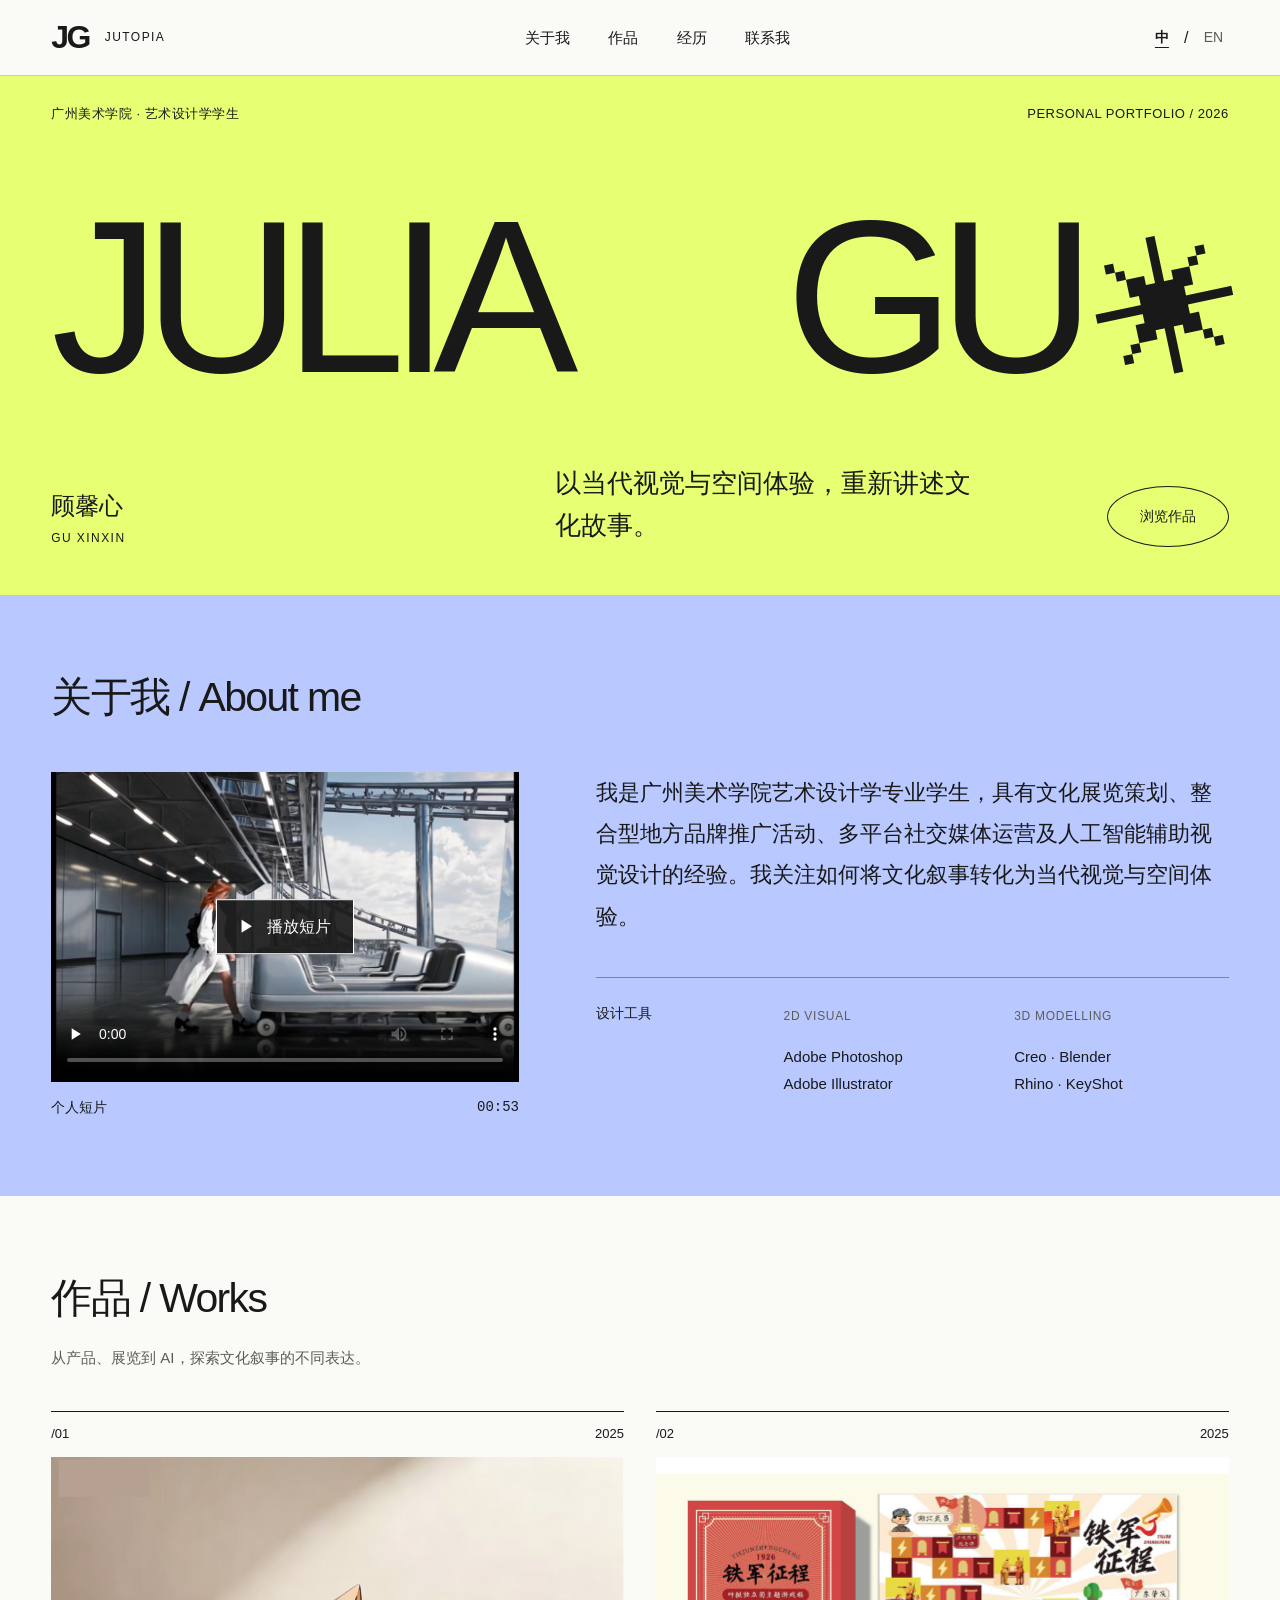
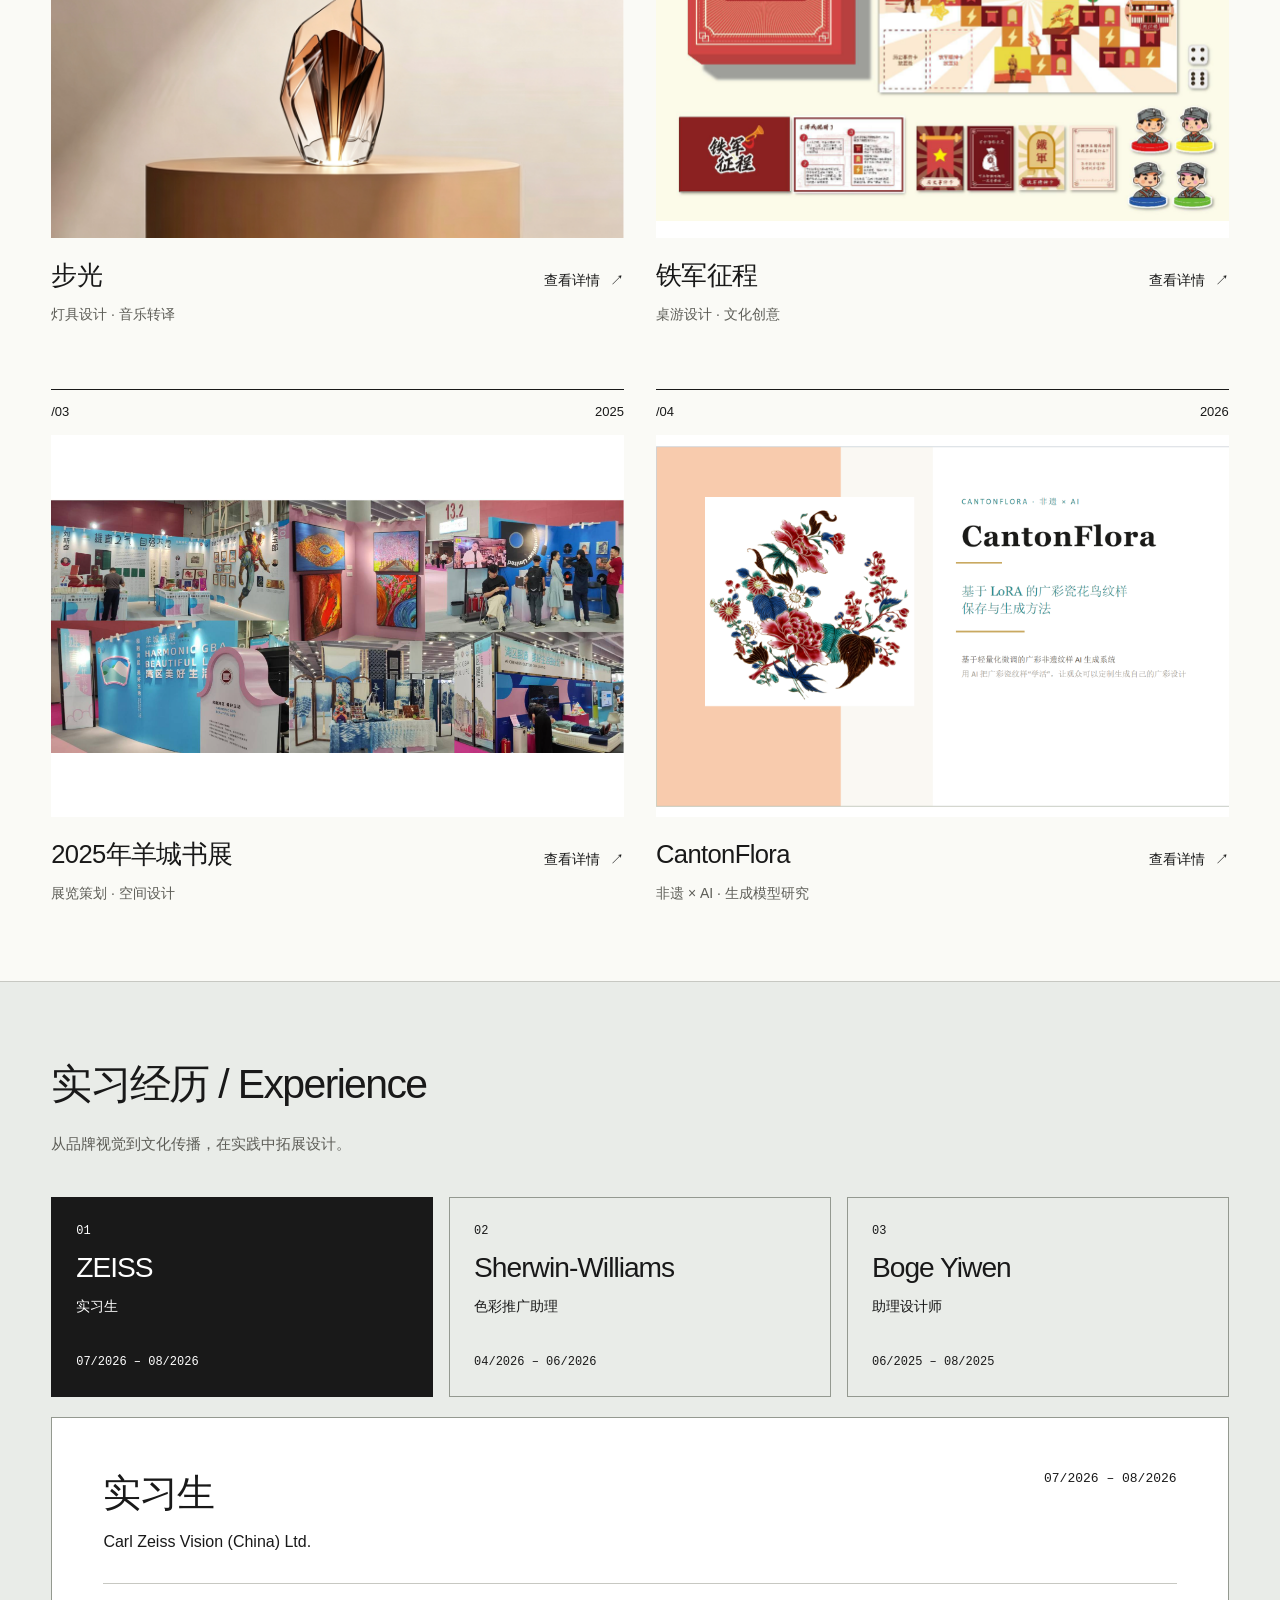
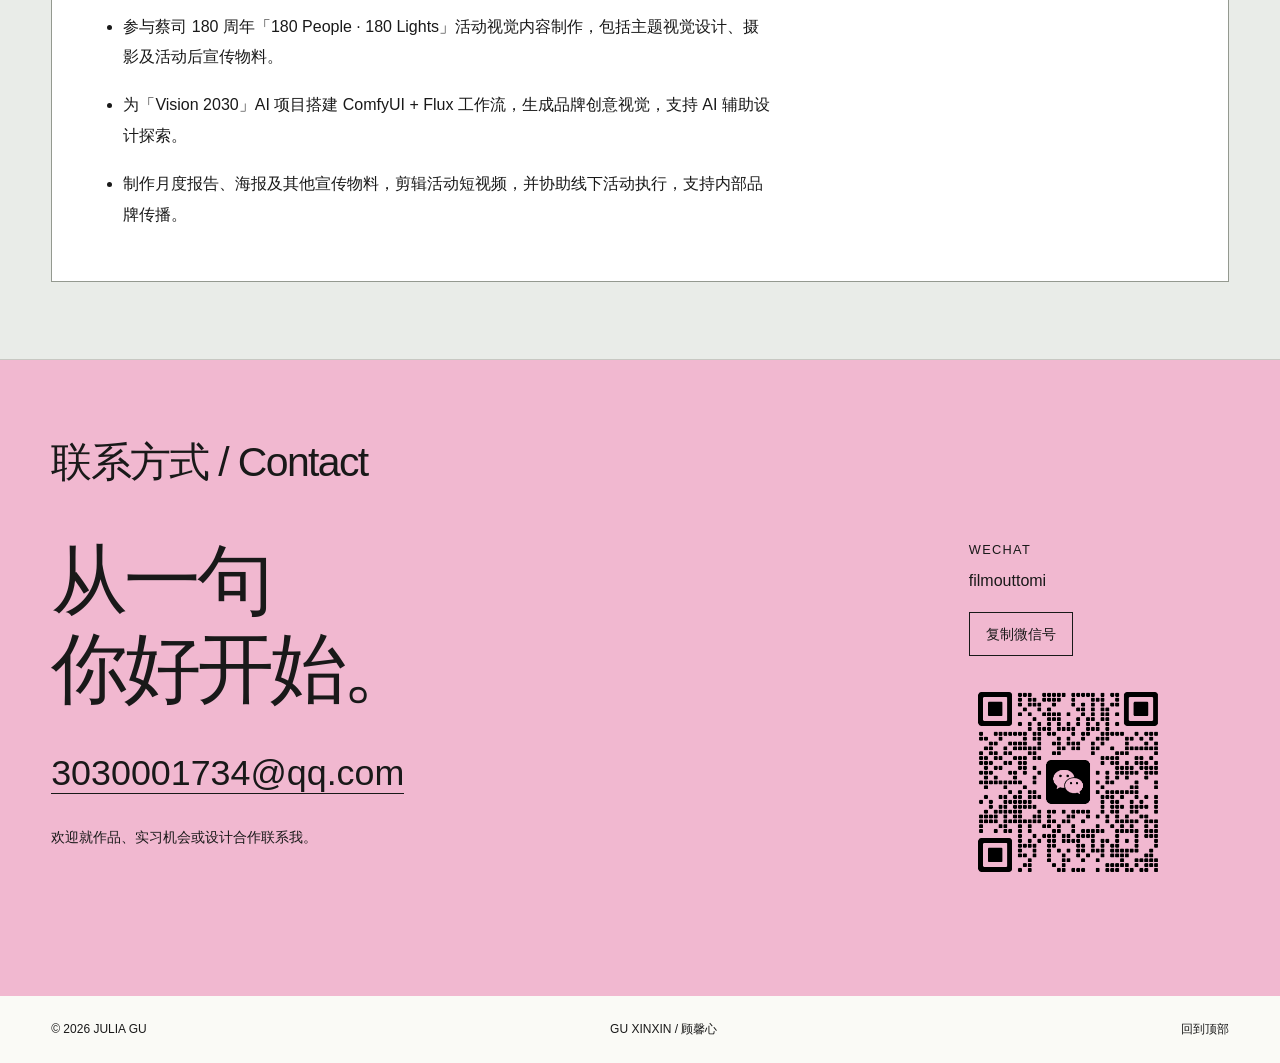
<file: index.html>
<!doctype html>
<html lang="zh-CN">
<head>
  <meta charset="UTF-8"><meta name="viewport" content="width=device-width, initial-scale=1">
  <meta name="description" content="顾馨心 Julia Gu，广州美术学院艺术设计学学生的个人作品集。文化叙事、视觉与空间体验。">
  <title>顾馨心 Julia Gu — Portfolio</title>
  <link rel="icon" type="image/svg+xml" href="data:image/svg+xml,%3Csvg xmlns='http://www.w3.org/2000/svg' viewBox='0 0 32 32'%3E%3Crect width='32' height='32' fill='%23e6ff73'/%3E%3Ctext x='5' y='24' font-family='Arial' font-size='23' font-weight='bold'%3EG%3C/text%3E%3C/svg%3E">
  <link rel="stylesheet" href="styles.css">
  <link rel="stylesheet" href="refinement.css">
  <script defer src="content.js"></script><script defer src="app.js"></script>
  <script defer src="assets/hero.js"></script>
</head>
<body>
  <a class="skip" href="#main" data-i18n="skip">跳到主要内容</a>
  <header class="header">
    <a class="brand" href="#home" aria-label="Julia Gu 首页">JG<span>JUTOPIA</span></a>
    <nav aria-label="主要导航"><a href="#about" data-i18n="navAbout">关于我</a><a href="#work" data-i18n="navWork">作品</a><a href="#experience" data-i18n="navExperience">经历</a><a href="#contact" data-i18n="navContact">联系我</a></nav>
    <div class="languages" aria-label="Language"><button type="button" data-lang="zh" aria-pressed="true">中</button><span>/</span><button type="button" data-lang="en" aria-pressed="false">EN</button></div>
  </header>
  <main id="main">
    <section class="hero" id="home" aria-labelledby="hero-title">
      <div class="hero-top"><span data-i18n="student">广州美术学院 · 艺术设计学学生</span><span>PERSONAL PORTFOLIO / 2026</span></div>
      <h1 id="hero-title">JULIA <span class="last-name">GU<span class="asterisk" aria-hidden="true">✳</span></span></h1>
      <div class="hero-bottom"><div class="identity">顾馨心<span>GU XINXIN</span></div><p data-i18n="heroText">以当代视觉与空间体验，重新讲述文化故事。</p><a class="pill" href="#work" data-i18n="explore">浏览作品</a></div>
    </section>
    <section class="about section" id="about" aria-labelledby="about-title">
      <div class="section-heading"><h2 id="about-title" data-i18n="aboutTitle">关于我 / About me</h2><span>(01)</span></div>
      <div class="about-layout">
        <figure class="about-film">
          <div class="about-player">
            <video id="about-video" controls playsinline preload="none" tabindex="0" aria-label="个人短片"></video>
            <button id="play-about-video" class="video-play" type="button" hidden><span aria-hidden="true">▶</span><span data-i18n="playFilm">播放短片</span></button>
          </div>
          <figcaption><span data-i18n="filmTitle">个人短片</span><span id="film-duration">00:53</span></figcaption>
          <p id="video-status" class="video-status" role="status"></p>
        </figure>
        <div class="about-copy"><p class="bio" id="bio"></p><div class="skills"><h3 data-i18n="skillsTitle">设计工具</h3><div><span>2D VISUAL</span><p>Adobe Photoshop<br>Adobe Illustrator</p></div><div><span>3D MODELLING</span><p>Creo · Blender<br>Rhino · KeyShot</p></div></div></div>
      </div>
    </section>
    <section id="work" class="work section" aria-labelledby="work-title">
      <div class="section-heading"><h2 id="work-title" data-i18n="workTitle">作品 / Works</h2><span>(02—05)</span></div>
      <p class="section-note" data-i18n="workNote">从产品、展览到 AI，探索文化叙事的不同表达。</p>
      <div class="project-grid" id="projects"></div>
    </section>
    <section class="experience section" id="experience" aria-labelledby="experience-title">
      <div class="section-heading"><h2 id="experience-title" data-i18n="experienceTitle">实习经历 / Experience</h2></div>
      <p class="section-note" data-i18n="experienceNote">从品牌视觉到文化传播，在实践中拓展设计。</p>
      <div id="experience-tabs" class="experience-tabs" role="tablist" aria-labelledby="experience-title"></div>
      <div id="experience-panel" class="experience-panel" role="tabpanel" tabindex="0"></div>
    </section>
    <section class="contact section" id="contact" aria-labelledby="contact-title">
      <div class="section-heading"><h2 id="contact-title" data-i18n="contactTitle">联系方式 / Contact</h2><span>(06)</span></div>
      <div class="contact-layout"><div><p class="contact-invite" data-i18n="invite">从一句<br>你好开始。</p><a class="email" id="email"></a><p class="contact-note" data-i18n="contactNote">欢迎就作品、实习机会或设计合作联系我。</p></div><div class="wechat"><span>WECHAT</span><p id="wechat-id"></p><button class="copy-button" type="button" id="copy" data-i18n="copy">复制微信号</button><div class="qr" id="qr"></div><p class="copy-status" role="status" aria-live="polite" id="copy-status"></p></div></div>
    </section>
  </main>
  <footer><span>© 2026 JULIA GU</span><span>GU XINXIN / 顾馨心</span><a href="#home" data-i18n="top">回到顶部</a></footer>
  <noscript><p class="noscript">请启用 JavaScript 查看作品资料和完整简介。联系邮箱：3030001734@qq.com，微信：filmouttomi。</p></noscript>
</body>
</html>
</file>
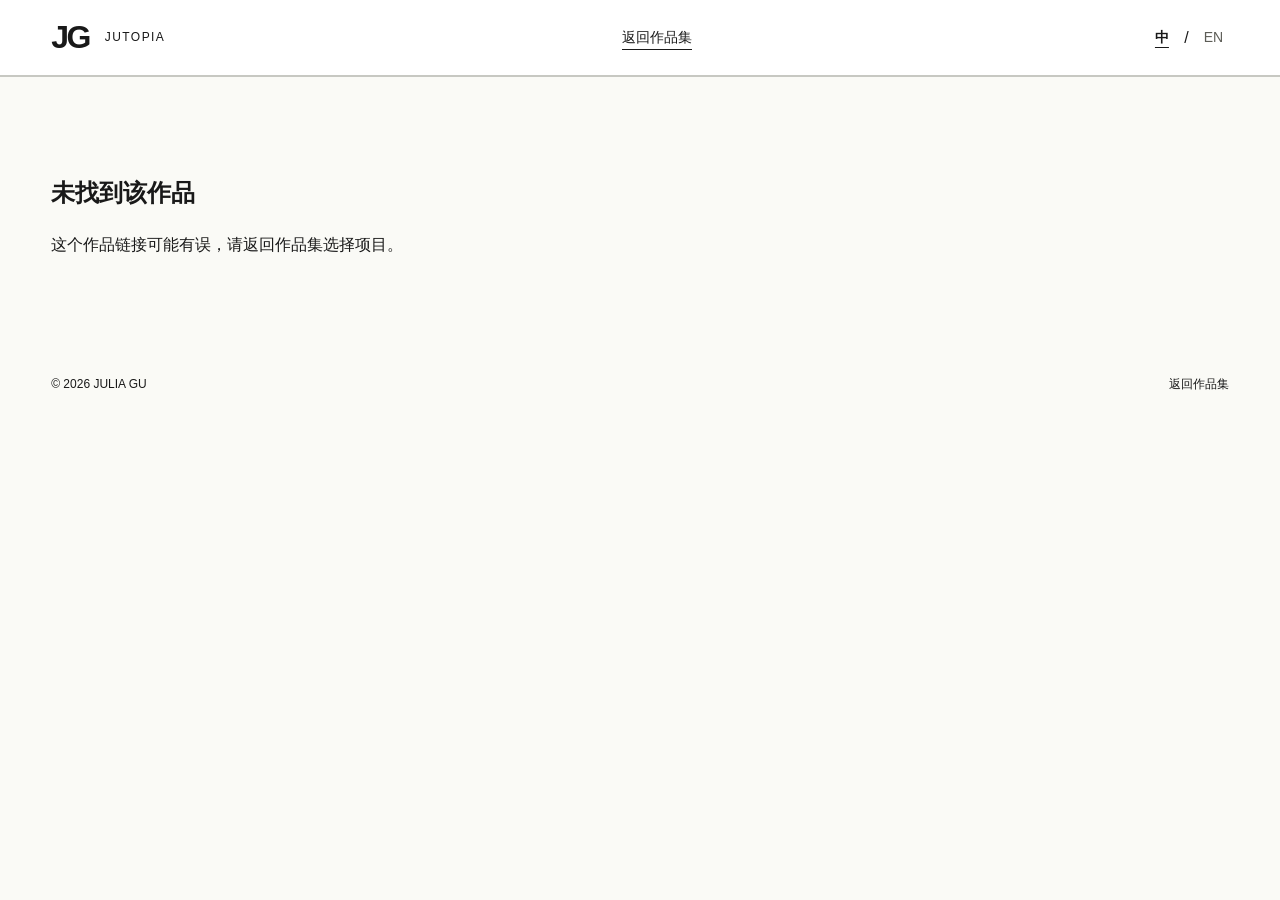
<file: project.html>
<!doctype html>
<html lang="zh-CN">
<head>
  <meta charset="UTF-8"><meta name="viewport" content="width=device-width, initial-scale=1">
  <meta name="description" content="顾馨心 Julia Gu 的作品详情。">
  <title>作品详情 — JUTOPIA</title>
  <link rel="icon" type="image/svg+xml" href="data:image/svg+xml,%3Csvg xmlns='http://www.w3.org/2000/svg' viewBox='0 0 32 32'%3E%3Crect width='32' height='32' fill='%23e6ff73'/%3E%3Ctext x='5' y='24' font-family='Arial' font-size='23' font-weight='bold'%3EG%3C/text%3E%3C/svg%3E">
  <link rel="stylesheet" href="styles.css"><link rel="stylesheet" href="refinement.css"><script defer src="content.js"></script><script defer src="project.js"></script>
</head>
<body>
  <a class="skip" href="#main" data-text="skip">跳到主要内容</a>
  <header class="header">
    <a class="brand" id="home-link" href="index.html">JG<span>JUTOPIA</span></a>
    <a id="back-link" href="index.html#work" class="project-back" data-text="back">返回作品集</a>
    <div class="languages" aria-label="Language"><button type="button" data-lang="zh" aria-pressed="true">中</button><span>/</span><button type="button" data-lang="en" aria-pressed="false">EN</button></div>
  </header>
  <main id="main" class="project-page">
    <div id="project-content"></div>
  </main>
  <footer><span>© 2026 JULIA GU</span><a id="footer-back" href="index.html#work" data-text="back">返回作品集</a></footer>
  <noscript><p class="noscript">请启用 JavaScript 查看项目详情。<a href="index.html#work">返回作品集</a></p></noscript>
</body>
</html>
</file>
<file: styles.css>
:root{--paper:#f4f3ef;--ink:#191919;--muted:#5d5d57;--line:#cecec6;--accent:#e6ff73}*{box-sizing:border-box}html{scroll-behavior:smooth;scroll-padding-top:6rem}body{margin:0;background:var(--paper);color:var(--ink);font-family:Arial,"Helvetica Neue","Microsoft YaHei",sans-serif;font-size:16px;line-height:1.6}a{color:inherit;text-decoration:none}button{font:inherit;color:inherit;cursor:pointer}button,a{-webkit-tap-highlight-color:transparent}button:focus-visible,a:focus-visible{outline:3px solid #3655d7;outline-offset:5px}button{border-radius:0}::selection{background:var(--accent)}.skip{position:fixed;top:-6rem;left:1rem;background:var(--ink);color:white;padding:1rem;z-index:100}.skip:focus{top:1rem}.header{display:flex;align-items:center;justify-content:space-between;gap:2rem;margin:0 3.5%;padding:1.3rem 0;border-bottom:1px solid var(--line)}.brand{display:flex;align-items:center;gap:1rem;font-size:2rem;font-weight:800;letter-spacing:-.08em}.brand span{font-size:.75rem;letter-spacing:.06em;font-weight:500}.header nav{display:flex;gap:2rem}.header nav a{font-size:.9rem}.header nav a:hover,footer a:hover{text-decoration:underline;text-underline-offset:5px}.languages{display:flex;gap:.6rem;align-items:center}.languages button{border:0;background:none;padding:.35rem;font-size:.875rem;color:var(--muted)}.languages button[aria-pressed=true]{font-weight:bold;color:var(--ink);text-decoration:underline;text-underline-offset:5px}.hero{margin:0 3.5%;padding:2rem 0 3.5rem}.hero-top{display:flex;justify-content:space-between;gap:1rem;font-size:.8rem;letter-spacing:.04em}.hero h1{font-size:clamp(5rem,17vw,18rem);line-height:1.05;font-weight:500;letter-spacing:-.075em;margin:3.6rem 0 2.7rem;display:flex;justify-content:space-between;align-items:center;gap:1rem}.last-name{white-space:nowrap}.asterisk{display:inline-block;color:var(--ink);font-size:.68em;vertical-align:middle;margin-left:.12em;transform:rotate(-12deg)}.hero-bottom{display:grid;grid-template-columns:1fr 1.1fr auto;align-items:end;gap:3rem}.identity{font-size:1.5rem;line-height:1.3}.identity span{display:block;font-size:.75rem;letter-spacing:.12em;margin-top:.6rem}.hero-bottom p{max-width:27rem;margin:0;font-size:1.35rem;line-height:1.65}.pill{border:1px solid var(--ink);border-radius:50%;padding:1.15rem 2rem;font-size:.9rem;text-align:center;white-space:nowrap;transition:background .2s}.pill:hover{background:var(--accent)}.section{padding:3rem 3.5% 4.5rem;border-top:1px solid var(--line)}.section-heading{display:flex;justify-content:space-between;align-items:baseline;gap:1rem}.section-heading h2{font-size:1.4rem;font-weight:500;letter-spacing:-.025em;margin:0}.section-heading>span{font-size:.8rem}.section-note{color:var(--muted);font-size:.875rem;margin:1rem 0 2rem}.project-grid{display:grid;grid-template-columns:1fr 1fr;gap:3rem 1.5rem}.project-card{min-width:0}.project-cover{width:100%;aspect-ratio:1.45;display:flex;flex-direction:column;align-items:stretch;justify-content:space-between;padding:1.5rem;border:0;text-align:left;overflow:hidden;transition:filter .2s;position:relative}.project-cover:hover{filter:brightness(.96)}.project-cover .cover-number{font-size:clamp(4rem,10vw,9rem);letter-spacing:-.08em;line-height:1;font-weight:500}.project-cover .cover-label{font-size:.8rem;letter-spacing:.08em;display:flex;justify-content:space-between;gap:1rem}.project-cover .placeholder{font-size:.875rem;border-top:1px solid currentColor;padding-top:.8rem}.lime{background:#e6ff73}.silver{background:#d8d9d4}.blue{background:#bbc8f0}.pink{background:#edc8d1}.project-cover img{position:absolute;inset:0;width:100%;height:100%;object-fit:cover}.project-caption{display:flex;justify-content:space-between;align-items:start;gap:1rem;margin-top:.9rem}.project-caption h3{font-size:1.05rem;font-weight:500;margin:0}.project-caption p{margin:.3rem 0 0;color:var(--muted);font-size:.8rem}.details-button{background:none;border:0;border-bottom:1px solid var(--ink);font-size:.875rem;white-space:nowrap;padding:.1rem 0}.about-layout{display:grid;grid-template-columns:1fr 1fr;gap:4rem;margin-top:3rem}.about-mark{font-size:clamp(4rem,10vw,9rem);font-weight:500;letter-spacing:-.07em;line-height:1.05}.about-mark span{font-size:.53em}.bio{font-size:1.3rem;line-height:1.8;margin:0;max-width:40rem}.skills{border-top:1px solid var(--line);margin-top:2.5rem;padding-top:1.5rem;display:grid;grid-template-columns:.8fr 1fr 1fr;gap:1rem}.skills h3{font-size:.9rem;font-weight:500;margin:0}.skills span{font-size:.75rem;letter-spacing:.06em;color:var(--muted)}.skills p{font-size:.9rem;line-height:1.8}.contact{background:var(--accent)}.contact-layout{display:grid;grid-template-columns:2fr 1fr;gap:4rem;margin-top:2.5rem}.contact-invite{font-size:clamp(3rem,6vw,6rem);line-height:1.25;letter-spacing:-.055em;margin:0 0 2rem}.email{font-size:clamp(1.1rem,2.8vw,2.5rem);border-bottom:1px solid var(--ink);overflow-wrap:anywhere}.contact-note{font-size:.9rem;margin:1.5rem 0 0}.wechat>span{font-size:.8rem;letter-spacing:.1em}.wechat>p{margin:.4rem 0}.copy-button{background:none;border:1px solid var(--ink);padding:.5rem 1rem;font-size:.875rem;margin:.75rem 0 1.5rem}.copy-button:hover{background:var(--ink);color:var(--accent)}.qr{width:160px;min-height:160px;border:1px dashed #555d2a;display:grid;place-content:center;padding:1rem;text-align:center;font-size:.875rem}.qr img{width:100%;height:auto;display:block}.copy-status{font-size:.875rem;min-height:1.5em}footer{display:flex;justify-content:space-between;gap:1rem;padding:1.5rem 3.5%;font-size:.75rem}dialog{border:1px solid var(--ink);background:var(--paper);color:var(--ink);padding:2rem;width:min(92vw,640px);max-height:85vh;overflow:auto}dialog::backdrop{background:#0009}.dialog-top{display:flex;justify-content:space-between;gap:1rem;font-size:.875rem}.dialog-top button{background:none;border:1px solid var(--ink);padding:.3rem .8rem}dialog h2{font-size:1.8rem;line-height:1.4;font-weight:500}dialog h3{font-size:1rem;font-weight:500;margin-top:2rem}dialog ul{padding-left:1.3rem}dialog li{margin:.6rem 0}#dialog-link a{text-decoration:underline}.noscript{padding:2rem}
@media(min-width:1600px){body{max-width:1800px;margin:auto}.hero h1{font-size:18rem}}@media(max-width:850px){.header{gap:1rem}.brand span{display:none}.hero h1{font-size:17vw;margin:3rem 0}.hero-bottom{gap:1.5rem;grid-template-columns:.8fr 1.4fr}.hero-bottom .pill{grid-column:2;justify-self:start}.hero-bottom p{font-size:1.1rem}.about-layout{gap:2rem}.skills{grid-template-columns:1fr 1fr}.skills h3{grid-column:1/-1}.bio{font-size:1.1rem}.contact-layout{grid-template-columns:1.7fr 1fr;gap:2rem}.project-cover{padding:1rem}}
@media(max-width:560px){html{scroll-padding-top:1rem}.header{margin:0 5%;padding:1rem 0;gap:.8rem}.header nav{gap:1rem}.header nav a{font-size:.875rem}.brand{font-size:1.7rem}.languages{gap:.15rem}.hero{margin:0 5%;padding-top:1.5rem}.hero-top{flex-direction:column;font-size:.75rem;gap:.4rem}.hero h1{font-size:20vw;display:block;margin:2.5rem 0;line-height:.97}.last-name{display:block;text-align:right}.hero-bottom{grid-template-columns:1fr;gap:1.5rem}.hero-bottom .pill{grid-column:auto;justify-self:start}.hero-bottom p{max-width:22rem;font-size:1.15rem}.section{padding:2rem 5% 3rem}.section-heading h2{font-size:1.2rem}.project-grid{grid-template-columns:1fr;gap:2rem}.project-cover .cover-number{font-size:6rem}.about-layout{grid-template-columns:1fr;margin-top:2rem}.about-mark{font-size:5rem}.bio{font-size:1.1rem}.contact-layout{grid-template-columns:1fr;gap:2.5rem}.contact-invite{font-size:3.5rem}.email{font-size:1.3rem}footer{padding:1.5rem 5%;flex-wrap:wrap;line-height:1.8}footer span:nth-child(2){display:none}dialog{padding:1.3rem}.project-caption h3{font-size:1rem}}
:root{--paper:#fafaf6;--line:#c7c8c2}.hero{background:var(--accent);margin:0;padding:2rem 3.5% 3.5rem}.hero-top,.hero-bottom{border-color:var(--ink)}.about{background:#b9c9ff}.contact{background:#f1b8d0}.work .section-heading h2{font-size:clamp(1.4rem,3vw,2.8rem)}.project-cover{aspect-ratio:1.3}.qr{border-color:var(--ink)}.contact-invite{white-space:pre-line}.qr{white-space:pre-line}.copy-button:hover{color:#f1b8d0}
@media(max-width:560px){.hero{margin:0;padding:1.5rem 5% 3rem}}
@media(prefers-reduced-motion:reduce){html{scroll-behavior:auto}*{transition:none!important}}
.project-cover:has(img){background:#fff}
.qr:has(img){width:200px;max-width:100%;border:0;padding:0;background:transparent}.qr img{mix-blend-mode:multiply}
.decrypt-letter{display:inline-block;position:relative}.decrypt-measure{visibility:hidden}.decrypt-letter>span:last-child{position:absolute;inset:0;text-align:center}.decrypt-encrypted{opacity:.7;overflow:hidden}
.project-back{font-size:.9rem;border-bottom:1px solid var(--ink)}.project-intro{padding:3rem 3.5% 4rem;background:#fff}body:has(.project-page)>.header{background:#fff;margin:0;padding:1.3rem 3.5%}.project-eyebrow{font-size:.875rem;letter-spacing:.06em}.project-intro h1{font-size:clamp(2.5rem,6vw,6rem);line-height:1.2;letter-spacing:-.04em;font-weight:500;max-width:70rem;overflow-wrap:anywhere;margin:2rem 0 0}.project-overview{display:grid;grid-template-columns:2fr 1fr;gap:4rem}.project-page h2{font-size:1.4rem;font-weight:500;margin:0 0 1.5rem}.project-summary{font-size:1.25rem;line-height:1.8;max-width:45rem;white-space:pre-line}.project-metadata{margin:0}.project-metadata div{border-bottom:1px solid var(--line);padding:1rem 0}.project-metadata dt{font-size:.875rem;color:var(--muted)}.project-metadata dd{margin:.3rem 0 0;font-size:1rem}.detail-cover{margin:0 3.5% 3rem;min-height:18rem;display:flex;flex-direction:column;justify-content:space-between;padding:2rem}.detail-cover span{font-size:.875rem}.detail-cover p{font-size:clamp(1.5rem,4vw,3rem)}.detail-cover:has(img){padding:0;min-height:0;background:none}.detail-cover img{display:block;width:100%;height:auto}.process-block{display:grid;grid-template-columns:1fr 2fr;gap:3rem;padding:1.5rem 0}.process-block p{margin:0;white-space:pre-line;line-height:1.8}.project-gallery figure{margin:2rem 0}.project-gallery img{display:block;width:100%;height:auto}.project-gallery figcaption{margin:.7rem 0;font-size:.875rem;color:var(--muted)}.image-error{padding:2rem;border:1px dashed var(--line)}
@media(max-width:650px){.project-intro{padding:2rem 5% 3rem}.project-overview,.process-block{grid-template-columns:1fr;gap:1.5rem}.project-summary{font-size:1.1rem}.detail-cover{margin:0 5% 2rem;min-height:14rem;padding:1.5rem}.project-back{font-size:.875rem}.project-page .section{padding-bottom:2rem}.project-intro h1{font-size:2.5rem}}
</file>
<file: refinement.css>
/* Exhibition portfolio: existing brand, clearer typography and reading rhythm. */
.about-film { margin: 0; min-width: 0; align-self: start; }
.about-player { position: relative; background: #191919; }
.about-player video { display: block; width: 100%; height: auto; aspect-ratio: 163 / 108; object-fit: contain; }
.video-play { position: absolute; top: 50%; left: 50%; transform: translate(-50%,-50%); display: inline-flex; align-items: center; gap: 12px; min-height: 48px; padding: 14px 22px; border: 1px solid #fff; color: #fff; background: #191919e8; white-space: nowrap; }
.video-play[hidden] { display: none; }
.video-play:hover { background: #fff; color: #191919; }
.about-film figcaption { display: flex; justify-content: space-between; gap: 16px; margin-top: 14px; font-size: 14px; }
#film-duration { font-family: Consolas,monospace; }
.video-status { font-size: 14px; margin: 12px 0 0; }
.video-status:empty { display: none; }
.experience { background: #e9ece8; }
.experience-tabs { display: grid; grid-template-columns: repeat(3,minmax(0,1fr)); gap: 16px; }
.experience-tab { display: flex; flex-direction: column; align-items: flex-start; gap: 10px; min-height: 200px; padding: 24px; border: 1px solid #949990; background: transparent; text-align: left; transition: background .2s,color .2s,transform .2s; }
.experience-tab[aria-selected=true] { background: #191919; color: #fff; border-color: #191919; }
.experience-tab:hover { transform: translateY(-3px); }
.experience-tab strong { font-size: clamp(20px,2.2vw,32px); font-weight: 500; line-height: 1.2; overflow-wrap: anywhere; letter-spacing: -.035em; }
.experience-tab-number,.experience-tab-date { font-family: Consolas,monospace; font-size: 12px; }
.experience-tab-role { font-size: 14px; }
.experience-tab-date { margin-top: auto; }
.experience-panel { padding: clamp(24px,4vw,56px); margin-top: 20px; background: #fff; border: 1px solid #949990; }
.experience-heading { display: flex; justify-content: space-between; gap: 24px; align-items: start; padding-bottom: 28px; border-bottom: 1px solid var(--line); }
.experience-heading h3 { font-size: clamp(24px,3vw,40px); line-height: 1.25; font-weight: 500; letter-spacing: -.03em; margin: 0 0 12px; }
.experience-company { font-size: 16px; margin: 0; }
.experience-department { font-size: 14px; color: var(--muted); margin: 8px 0 0; }
.experience-date { font-family: Consolas,monospace; white-space: nowrap; font-size: 13px; }
.experience-bullets { padding-left: 20px; margin: 28px 0 0; max-width: 75ch; font-size: 16px; line-height: 1.9; }
.experience-bullets li + li { margin-top: 18px; }
.experience-panel:focus-visible { outline: 3px solid #191919; outline-offset: 5px; }
@media(max-width:650px) {
  .experience-tabs { gap: 8px; }
  .experience-tab { padding: 14px 10px; min-height: 175px; gap: 8px; }
  .experience-tab strong { font-size: 17px; }
  .experience-tab-role { font-size: 12px; }
  .experience-tab-date { font-size: 10px; line-height: 1.5; }
  .experience-heading { flex-direction: column; gap: 16px; }
  .experience-bullets { font-size: 15px; }
}
@media(prefers-reduced-motion:reduce) { .experience-tab:hover { transform: none; } }
:root { --gutter: clamp(20px, 4vw, 72px); --section-space: clamp(48px, 6vw, 96px); }
body { font-family: "Helvetica Neue", Arial, "Microsoft YaHei", sans-serif; }
.header { margin: 0; padding: 12px var(--gutter); min-height: 76px; background: var(--paper); }
.header nav { gap: clamp(16px, 3vw, 44px); }
.header nav a, .languages button { min-height: 44px; display: inline-flex; align-items: center; }
.header nav a { font-size: 15px; }
.brand span { font-size: 12px; letter-spacing: .12em; }
.hero { padding: 28px var(--gutter) 48px; }
.hero h1 { margin: clamp(32px, 4.5vw, 72px) 0 clamp(32px, 4vw, 64px); font-weight: 500; }
.hero-top { font-size: 13px; }
.hero-bottom { gap: 32px; }
.hero-bottom p { font-size: clamp(18px, 2vw, 28px); line-height: 1.65; }
.pill { padding: 18px 32px; transition: background .2s, color .2s, transform .2s; }
.pill:hover { background: var(--ink); color: var(--accent); transform: translateY(-2px); }
.section { padding: var(--section-space) var(--gutter); }
.section-heading h2, .work .section-heading h2 { font-size: clamp(28px, 3.2vw, 48px); letter-spacing: -.04em; line-height: 1.25; }
.section-heading > span { display: none; }
.section-note { margin: 20px 0 40px; font-size: 15px; line-height: 1.8; }
.about-layout { grid-template-columns: .85fr 1.15fr; gap: clamp(32px, 6vw, 96px); margin-top: 48px; }
.about-mark { font-size: clamp(72px, 11vw, 160px); line-height: .95; }
.bio { font-size: clamp(18px, 1.7vw, 24px); line-height: 1.9; }
.skills { border-color: #7482ad; margin-top: 40px; padding-top: 24px; }
.skills p { margin-bottom: 0; font-size: 15px; }
.project-grid { gap: clamp(40px, 5vw, 72px) 32px; }
.project-index { display: flex; justify-content: space-between; padding: 12px 0; border-top: 1px solid var(--ink); font-size: 13px; font-variant-numeric: tabular-nums; }
.project-cover { aspect-ratio: 1.5; background: #fff; }
.project-cover img { transition: transform .5s cubic-bezier(.2,.7,.2,1); }
.project-cover:hover { filter: none; }
.project-cover:hover img { transform: scale(1.025); }
.project-caption { margin-top: 20px; gap: 16px; }
.project-caption h3 { font-size: clamp(21px, 2vw, 28px); line-height: 1.35; letter-spacing: -.025em; }
.project-caption p { font-size: 14px; margin-top: 10px; }
.project-title:hover { text-decoration: underline; text-underline-offset: 6px; }
.details-button { min-height: 44px; display: inline-flex; align-items: center; border: 0; font-size: 14px; }
.details-button::after { content: '↗'; margin-left: 10px; transition: transform .2s; }
.details-button:hover::after { transform: translate(3px,-3px); }
.contact-layout { margin-top: 48px; grid-template-columns: 1.8fr 1fr; }
.contact-invite { font-size: clamp(48px, 6vw, 88px); line-height: 1.15; }
.wechat { justify-self: end; width: min(100%, 260px); }
.copy-button { min-height: 44px; }
.qr:has(img) { width: 200px; }
footer { padding: 24px var(--gutter); }
body:has(.project-page) > .header { padding: 12px var(--gutter); }
.project-intro { padding: 40px var(--gutter) 64px; }
.project-intro h1 { font-size: clamp(42px, 7vw, 104px); line-height: 1.12; }
.project-overview { grid-template-columns: minmax(0, 2fr) minmax(220px, 1fr); gap: clamp(32px, 8vw, 128px); }
.project-summary { font-size: clamp(17px, 1.5vw, 21px); line-height: 2; margin-bottom: 0; max-width: 42em; }
.project-metadata div { padding: 20px 0; }
.project-metadata div:first-child { padding-top: 0; }
.detail-cover { margin: 0 var(--gutter) 48px; }
.process-block { grid-template-columns: 1fr 2fr; gap: 48px; padding: 28px 0; border-top: 1px solid var(--line); }
.process-block p { max-width: 45em; }
.project-gallery figure { max-width: 1200px; margin: 48px auto; }
.project-gallery img { background: #fff; }
.project-gallery figcaption { line-height: 1.8; margin-top: 16px; }
a:focus-visible, button:focus-visible { outline: 3px solid #191919; outline-offset: 5px; }
@media(max-width:850px) {
  .about-layout { grid-template-columns: .65fr 1.35fr; gap: 32px; }
  .project-grid { gap: 40px 24px; }
  .project-caption { flex-direction: column; gap: 0; }
  .contact-layout { gap: 32px; }
}
@media(max-width:650px) {
  .header { gap: 12px; }
  .header nav { gap: 12px; }
  .header nav a { font-size: 13px; }
  .brand { font-size: 28px; }
  .languages { gap: 0; }
  .languages button { padding: 4px; font-size: 13px; }
  .hero-bottom { gap: 24px; }
  .about-layout, .project-overview, .process-block { grid-template-columns: 1fr; }
  .about-mark { font-size: 72px; }
  .about-mark br { display: none; }
  .about-mark span { margin-left: 12px; font-size: .55em; }
  .project-grid { grid-template-columns: 1fr; }
  .project-caption { flex-direction: row; gap: 12px; }
  .project-caption h3 { font-size: 22px; }
  .contact-layout { grid-template-columns: 1fr; }
  .wechat { justify-self: start; }
  .project-intro { padding: 32px var(--gutter) 48px; }
  .project-intro h1 { font-size: 42px; }
  .project-metadata { display: grid; grid-template-columns: 1fr 1fr; gap: 0 24px; }
  .project-metadata div:first-child { padding-top: 20px; }
  .process-block { gap: 8px; }
}
@media(prefers-reduced-motion:reduce) { .project-cover:hover img, .pill:hover, .details-button:hover::after { transform: none; } }
/* Four navigation links retain comfortable space in both languages on phones. */
@media(max-width:650px) {
  .header:has(nav) { display: grid; grid-template-columns: 1fr auto; gap: 4px 16px; }
  .header:has(nav) .languages { grid-column: 2; grid-row: 1; }
  .header:has(nav) nav { grid-column: 1 / -1; grid-row: 2; justify-content: space-between; gap: 8px; }
  .header:has(nav) nav a { white-space: nowrap; }
}
</file>
